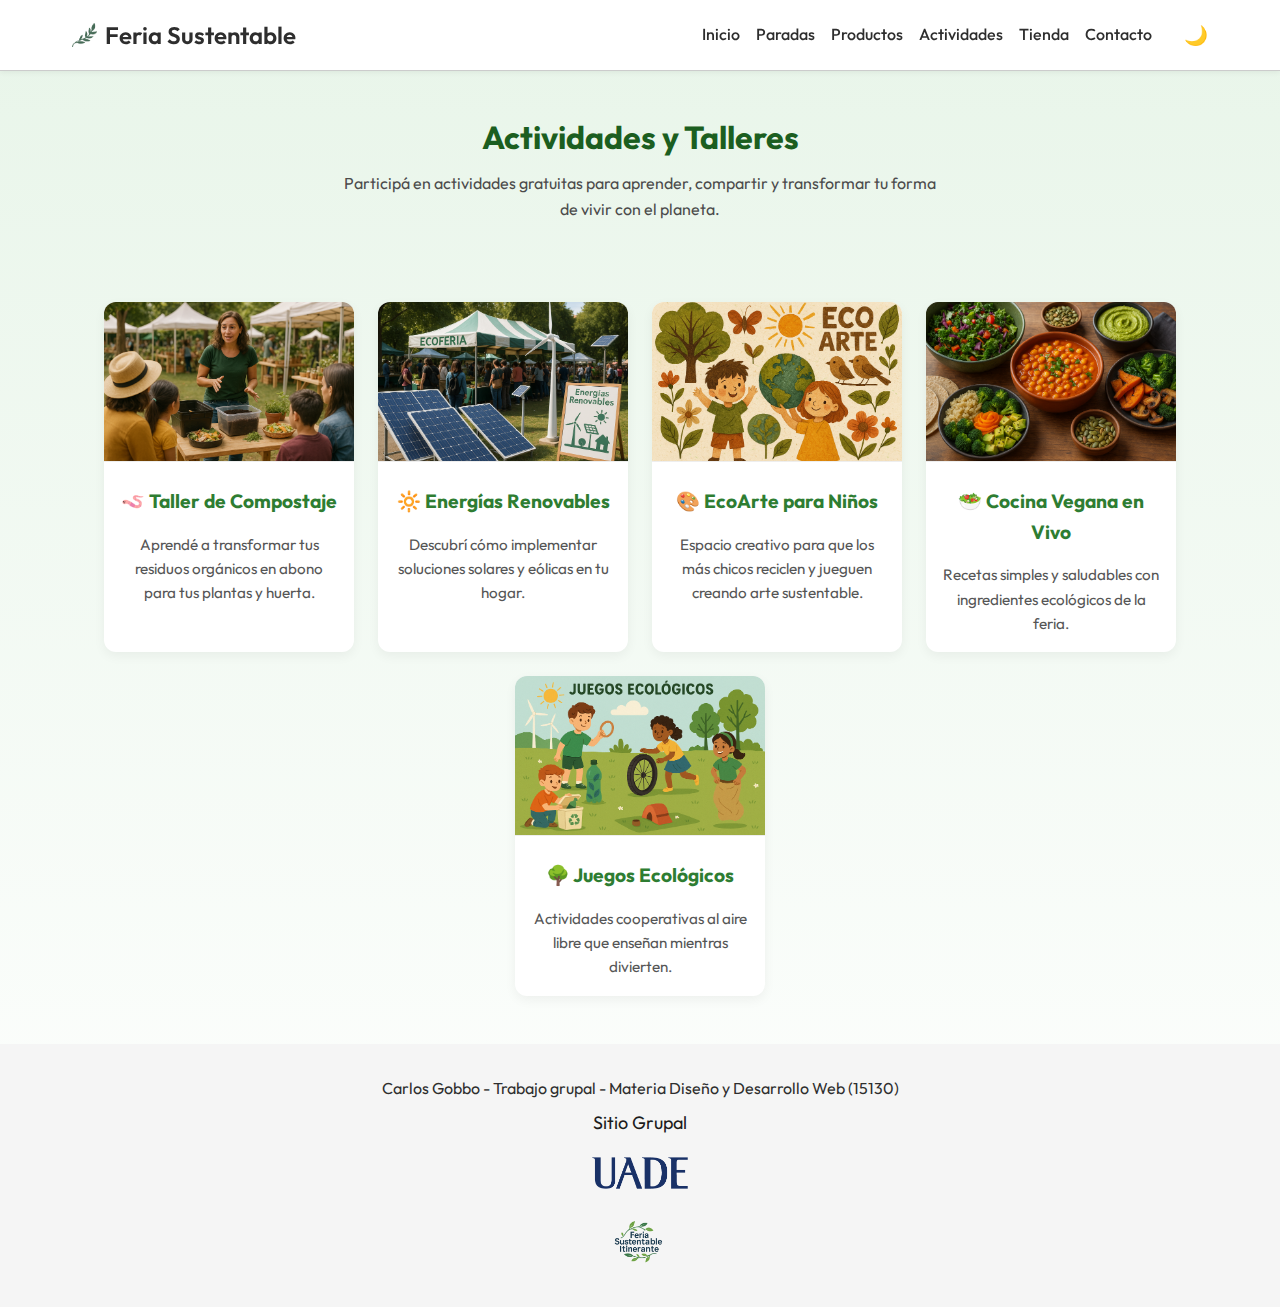
<file: sitio/actividades.html>
<!DOCTYPE html>
<html lang="es">

<head>
    <meta charset="UTF-8" />
    <meta name="viewport" content="width=device-width, initial-scale=1.0" />
    <title>Actividades - Feria Sustentable</title>
    <link href="https://fonts.googleapis.com/css2?family=Outfit:wght@400;600;700&display=swap" rel="stylesheet">
    <link rel="stylesheet" href="styles.css" />
    <script defer src="scripts.js"></script>
</head>

<body>
    <header class="nav">
        <div class="nav-container">
            <a href="index.html" class="logo">
                <img src="/src/img/leaf.webp" alt="" style="height: 1.5rem; margin-right: 0.5rem;">
                Feria Sustentable
            </a>
            <nav class="nav-menu">
                <a href="index.html">Inicio</a>
                <a href="paradas.html">Paradas</a>
                <a href="productos.html">Productos</a>
                <a href="actividades.html">Actividades</a>
                <a href="tienda.html">Tienda</a>
                <a href="contacto.html">Contacto</a>
                <button id="modo-btn" class="modo-toggle" aria-label="Modo oscuro">🌙</button>
            </nav>
        </div>
    </header>

    <main>
        <section class="intro">
            <h1 style="animation: fadeUp 1s ease;">Actividades y Talleres</h1>
            <p style="animation: fadeUp 1s ease 0.2s;">Participá en actividades gratuitas para aprender, compartir y
                transformar tu forma de vivir con el planeta.</p>
        </section>

        <section class="cards" style="animation: fadeUp 1s ease 0.4s;">
            <div class="card actividad">
                <img src="/src/img/compostaje.png" alt="Taller de Compostaje">
                <h3>🪱 Taller de Compostaje</h3>
                <p>Aprendé a transformar tus residuos orgánicos en abono para tus plantas y huerta.</p>
            </div>
            <div class="card actividad">
                <img src="/src/img/energias.png" alt="Charla Energías Renovables">
                <h3>🔆 Energías Renovables</h3>
                <p>Descubrí cómo implementar soluciones solares y eólicas en tu hogar.</p>
            </div>
            <div class="card actividad">
                <img src="/src/img/ecoarte.png" alt="EcoArte para Niños">
                <h3>🎨 EcoArte para Niños</h3>
                <p>Espacio creativo para que los más chicos reciclen y jueguen creando arte sustentable.</p>
            </div>
            <div class="card actividad">
                <img src="/src/img/vegano.png" alt="Cocina Vegana en Vivo">
                <h3>🥗 Cocina Vegana en Vivo</h3>
                <p>Recetas simples y saludables con ingredientes ecológicos de la feria.</p>
            </div>
            <div class="card actividad">
                <img src="/src/img/ecojuegos.png" alt="Juegos ecológicos">
                <h3>🌳 Juegos Ecológicos</h3>
                <p>Actividades cooperativas al aire libre que enseñan mientras divierten.</p>
            </div>
        </section>
    </main>

    <footer class="footer">
        <p>Carlos Gobbo - Trabajo grupal - Materia Diseño y Desarrollo Web (15130)</p>
        <p><a href="https://cgobbo07.github.io/feriaecologica/">Sitio Grupal</a></p>
        <img src="/src/img/LogoUADE.png" alt="Logo UADE" class="logo-uade" />
        <img src="/src/img/logo.png" alt="Logo Feria" class="logo-uade" />
    </footer>
</body>

</html>
</file>
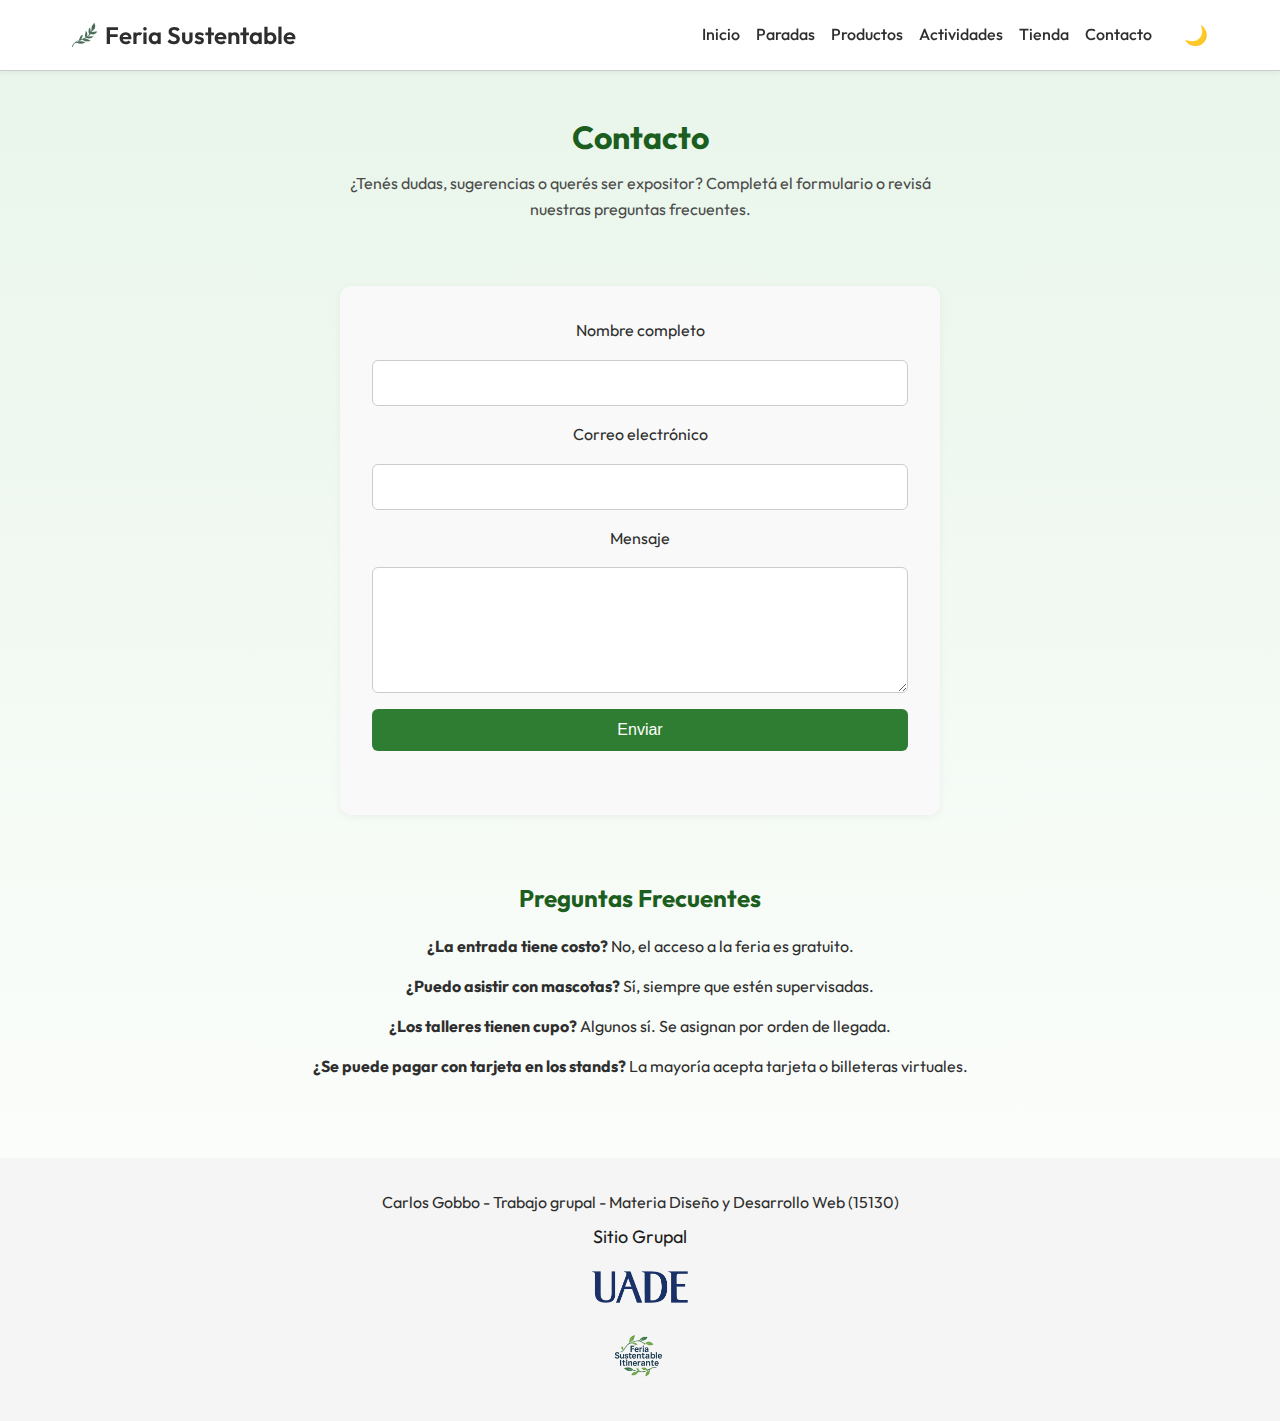
<file: sitio/contacto.html>
<!DOCTYPE html>
<html lang="es">

<head>
    <meta charset="UTF-8" />
    <meta name="viewport" content="width=device-width, initial-scale=1.0" />
    <title>Contacto - Feria Sustentable</title>
    <link href="https://fonts.googleapis.com/css2?family=Outfit:wght@400;600;700&display=swap" rel="stylesheet" />
    <link rel="stylesheet" href="styles.css" />
    <script defer src="scripts.js"></script>
</head>

<body>
    <header class="nav">
        <div class="nav-container">
            <a href="index.html" class="logo">
                <img src="/src/img/leaf.webp" alt="" style="height: 1.5rem; margin-right: 0.5rem;">
                Feria Sustentable
            </a>
            <nav class="nav-menu">
                <a href="index.html">Inicio</a>
                <a href="paradas.html">Paradas</a>
                <a href="productos.html">Productos</a>
                <a href="actividades.html">Actividades</a>
                <a href="tienda.html">Tienda</a>
                <a href="contacto.html">Contacto</a>
                <button id="modo-btn" class="modo-toggle" aria-label="Modo oscuro">🌙</button>
            </nav>
        </div>
    </header>

    <main>
        <section class="intro">
            <h1>Contacto</h1>
            <p>¿Tenés dudas, sugerencias o querés ser expositor? Completá el formulario o revisá nuestras preguntas
                frecuentes.</p>
        </section>

        <section class="formulario-contacto">
            <form id="form-contacto" novalidate>
                <label for="nombre">Nombre completo</label>
                <input type="text" id="nombre" name="nombre" required />

                <label for="email">Correo electrónico</label>
                <input type="email" id="email" name="email" required />

                <label for="mensaje">Mensaje</label>
                <textarea id="mensaje" name="mensaje" rows="5" required></textarea>

                <button type="submit">Enviar</button>
                <div id="mensaje-confirmacion" style="margin-top: 1rem;"></div>
            </form>
        </section>

        <section class="faq">
            <h2>Preguntas Frecuentes</h2>
            <ul>
                <li><strong>¿La entrada tiene costo?</strong> No, el acceso a la feria es gratuito.</li>
                <li><strong>¿Puedo asistir con mascotas?</strong> Sí, siempre que estén supervisadas.</li>
                <li><strong>¿Los talleres tienen cupo?</strong> Algunos sí. Se asignan por orden de llegada.</li>
                <li><strong>¿Se puede pagar con tarjeta en los stands?</strong> La mayoría acepta tarjeta o billeteras
                    virtuales.</li>
            </ul>
        </section>
    </main>

    <footer class="footer">
        <p>Carlos Gobbo - Trabajo grupal - Materia Diseño y Desarrollo Web (15130)</p>
        <p><a href="https://cgobbo07.github.io/feriaecologica/">Sitio Grupal</a></p>
        <img src="/src/img/LogoUADE.png" alt="Logo UADE" class="logo-uade" />
        <img src="/src/img/logo.png" alt="Logo Feria" class="logo-uade" />
    </footer>
</body>

</html>
</file>
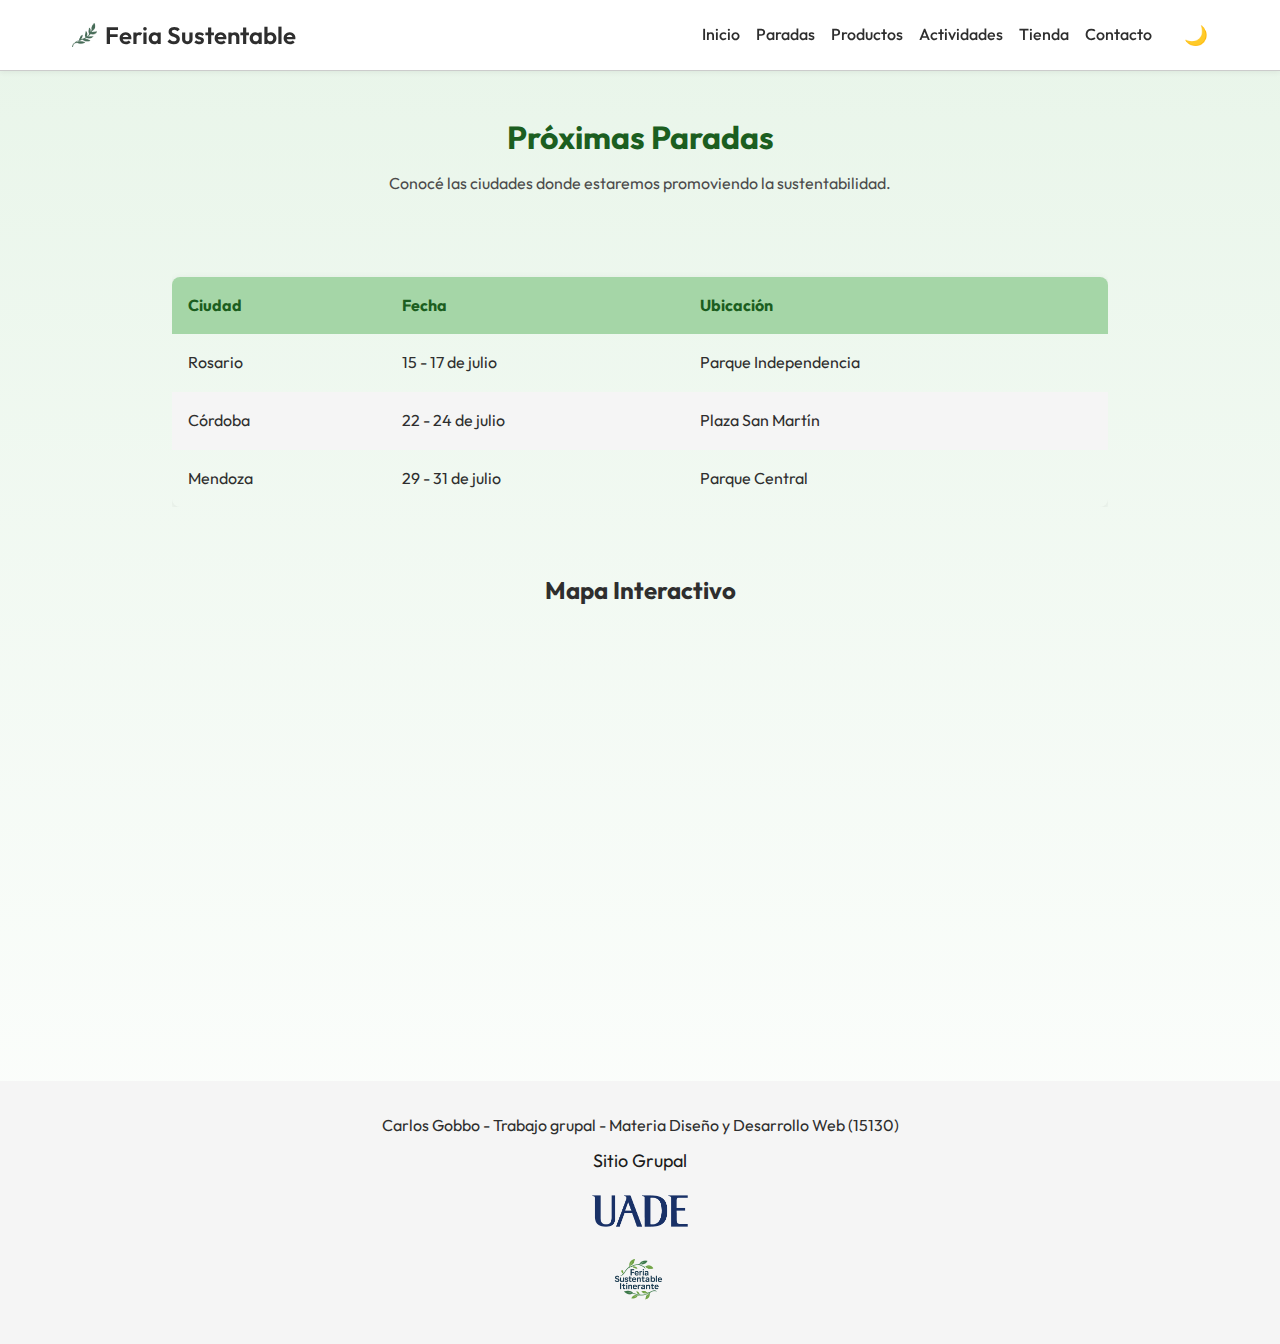
<file: sitio/paradas.html>
<!DOCTYPE html>
<html lang="es">

<head>
    <meta charset="UTF-8" />
    <meta name="viewport" content="width=device-width, initial-scale=1.0" />
    <title>Paradas - Feria Sustentable</title>
    <link href="https://fonts.googleapis.com/css2?family=Outfit:wght@400;600;700&display=swap" rel="stylesheet">
    <link rel="stylesheet" href="styles.css" />
    <script defer src="scripts.js"></script>
</head>

<body>
    <header class="nav">
        <div class="nav-container">
            <a href="index.html" class="logo">
                <img src="/src/img/leaf.webp" alt="" style="height: 1.5rem; margin-right: 0.5rem;">
                Feria Sustentable
            </a>
            <nav class="nav-menu">
                <a href="index.html">Inicio</a>
                <a href="paradas.html">Paradas</a>
                <a href="productos.html">Productos</a>
                <a href="actividades.html">Actividades</a>
                <a href="tienda.html">Tienda</a>
                <a href="contacto.html">Contacto</a>
                <button id="modo-btn" class="modo-toggle" aria-label="Modo oscuro">🌙</button>
            </nav>
        </div>
    </header>

    <main>
        <section class="intro">
            <h1 style="animation: fadeUp 1s ease;">Próximas Paradas</h1>
            <p style="animation: fadeUp 1s ease 0.2s;">Conocé las ciudades donde estaremos promoviendo la
                sustentabilidad.</p>
        </section>

        <section class="paradas">
            <div class="tabla-container" style="overflow-x: auto; animation: fadeUp 1s ease 0.4s;">
                <table class="tabla-paradas">
                    <thead>
                        <tr>
                            <th>Ciudad</th>
                            <th>Fecha</th>
                            <th>Ubicación</th>
                        </tr>
                    </thead>
                    <tbody>
                        <tr>
                            <td>Rosario</td>
                            <td>15 - 17 de julio</td>
                            <td>Parque Independencia</td>
                        </tr>
                        <tr>
                            <td>Córdoba</td>
                            <td>22 - 24 de julio</td>
                            <td>Plaza San Martín</td>
                        </tr>
                        <tr>
                            <td>Mendoza</td>
                            <td>29 - 31 de julio</td>
                            <td>Parque Central</td>
                        </tr>
                    </tbody>
                </table>
            </div>
        </section>

        <section class="mapa">
            <h2>Mapa Interactivo</h2>
            <iframe
                src="https://www.google.com/maps/embed?pb=!1m18!1m12!1m3!1d3356983.4554412453!2d-66.38245663497394!3d-33.35270710151519!2m3!1f0!2f0!3f0!3m2!1i1024!2i768!4f13.1!3m3!1m2!1s0x95d1edeb0f7a9c05%3A0x2c674d054c1f801e!2sArgentina!5e0!3m2!1ses-419!2sar!4v1700000000000"
                width="100%" height="400" style="border:0; border-radius: 12px;" allowfullscreen="" loading="lazy"
                referrerpolicy="no-referrer-when-downgrade">
            </iframe>
        </section>
    </main>

    <footer class="footer">
        <p>Carlos Gobbo - Trabajo grupal - Materia Diseño y Desarrollo Web (15130)</p>
        <p><a href="https://cgobbo07.github.io/feriaecologica/">Sitio Grupal</a></p>
        <img src="/src/img/LogoUADE.png" alt="Logo UADE" class="logo-uade" />
        <img src="/src/img/logo.png" alt="Logo Feria" class="logo-uade" />
    </footer>
</body>

</html>
</file>
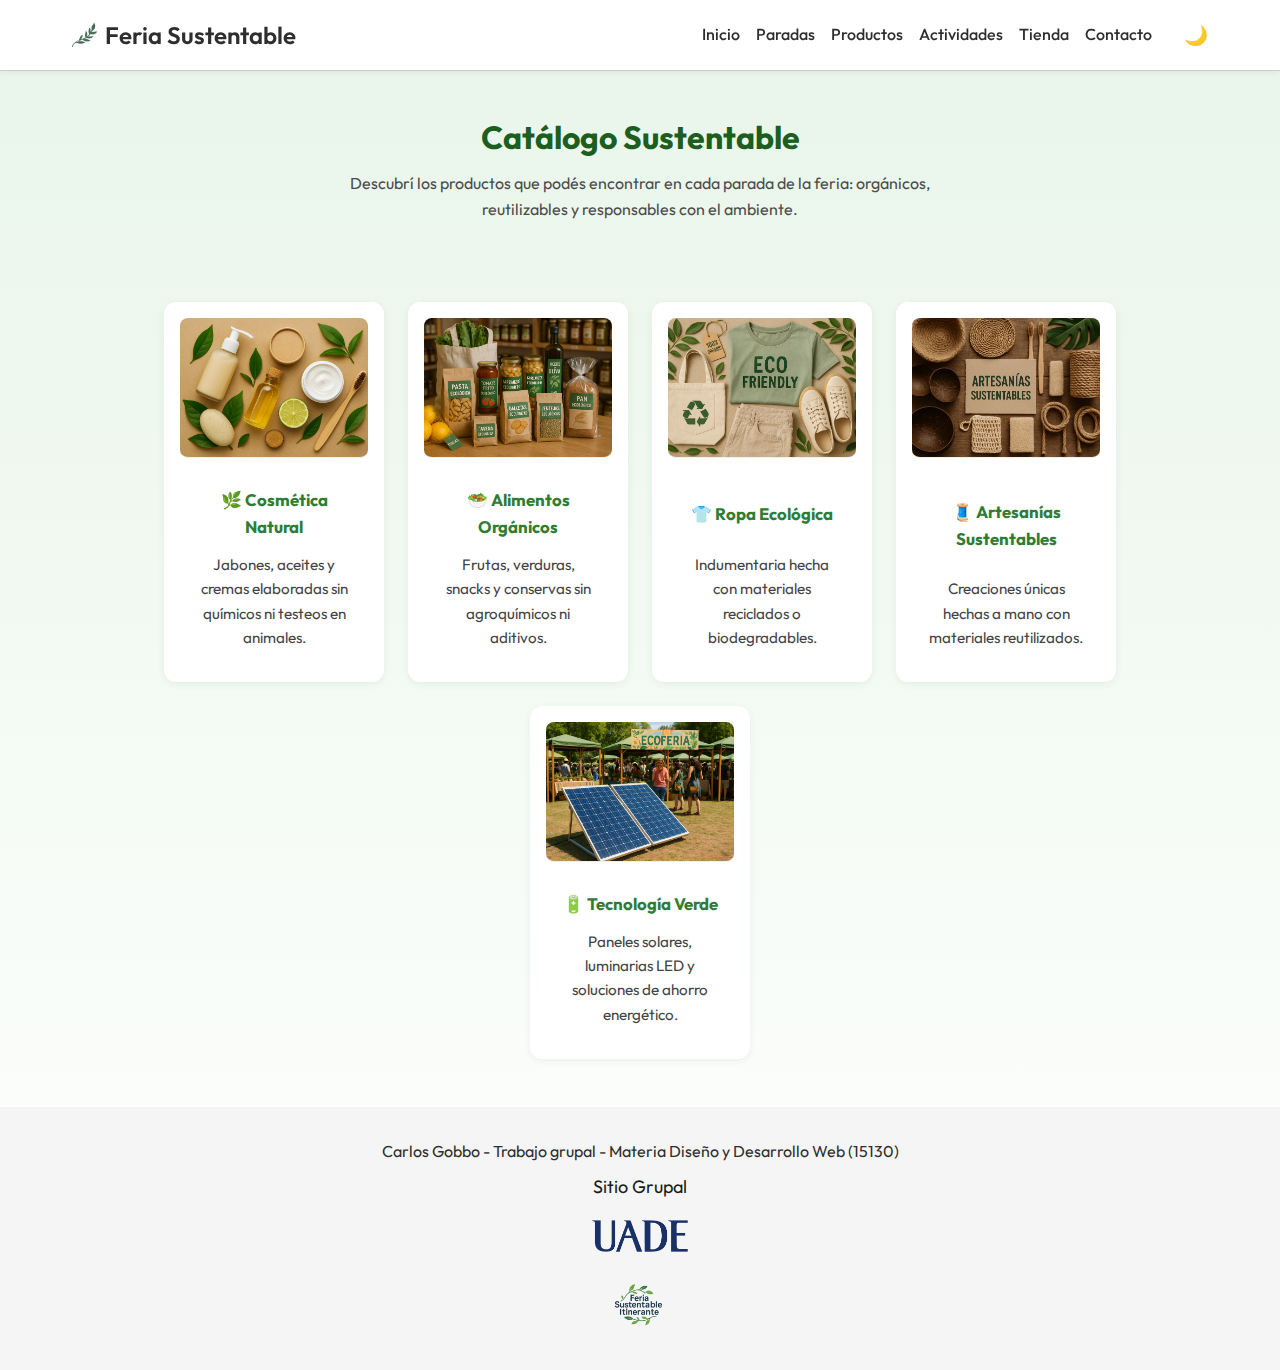
<file: sitio/productos.html>
<!DOCTYPE html>
<html lang="es">

<head>
    <meta charset="UTF-8" />
    <meta name="viewport" content="width=device-width, initial-scale=1.0" />
    <title>Productos - Feria Sustentable</title>
    <link href="https://fonts.googleapis.com/css2?family=Outfit:wght@400;600;700&display=swap" rel="stylesheet">
    <link rel="stylesheet" href="styles.css" />
    <script defer src="scripts.js"></script>
</head>

<body>
    <header class="nav">
        <div class="nav-container">
            <a href="index.html" class="logo">
                <img src="/src/img/leaf.webp" alt="" style="height: 1.5rem; margin-right: 0.5rem;">
                Feria Sustentable
            </a>
            <nav class="nav-menu">
                <a href="index.html">Inicio</a>
                <a href="paradas.html">Paradas</a>
                <a href="productos.html">Productos</a>
                <a href="actividades.html">Actividades</a>
                <a href="tienda.html">Tienda</a>
                <a href="contacto.html">Contacto</a>
                <button id="modo-btn" class="modo-toggle" aria-label="Modo oscuro">🌙</button>
            </nav>
        </div>
    </header>

    <main>
        <section class="intro">
            <h1 style="animation: fadeUp 1s ease;">Catálogo Sustentable</h1>
            <p style="animation: fadeUp 1s ease 0.2s;">Descubrí los productos que podés encontrar en cada parada de la
                feria: orgánicos, reutilizables y responsables con el ambiente.</p>
        </section>

        <section class="cards" style="animation: fadeUp 1s ease 0.4s;">
            <div class="card producto">
                <img src="/src/img/cosmeticanatural.png" alt="Cosmética natural">
                <h3>🌿 Cosmética Natural</h3>
                <p>Jabones, aceites y cremas elaboradas sin químicos ni testeos en animales.</p>
            </div>
            <div class="card producto">
                <img src="/src/img/Alimentos organicos.png" alt="Alimentos orgánicos">
                <h3>🥗 Alimentos Orgánicos</h3>
                <p>Frutas, verduras, snacks y conservas sin agroquímicos ni aditivos.</p>
            </div>
            <div class="card producto">
                <img src="/src/img/ropa ecologica.png" alt="Ropa ecológica">
                <h3>👕 Ropa Ecológica</h3>
                <p>Indumentaria hecha con materiales reciclados o biodegradables.</p>
            </div>
            <div class="card producto">
                <img src="/src/img/artesanias sustentables.png" alt="Artesanías">
                <h3>🧵 Artesanías Sustentables</h3>
                <p>Creaciones únicas hechas a mano con materiales reutilizados.</p>
            </div>
            <div class="card producto">
                <img src="/src/img/panelessolares.png" alt="Tecnología verde">
                <h3>🔋 Tecnología Verde</h3>
                <p>Paneles solares, luminarias LED y soluciones de ahorro energético.</p>
            </div>
        </section>
    </main>

    <footer class="footer">
        <p>Carlos Gobbo - Trabajo grupal - Materia Diseño y Desarrollo Web (15130)</p>
        <p><a href="https://cgobbo07.github.io/feriaecologica/">Sitio Grupal</a></p>
        <img src="/src/img/LogoUADE.png" alt="Logo UADE" class="logo-uade" />
        <img src="/src/img/logo.png" alt="Logo Feria" class="logo-uade" />
    </footer>
</body>

</html>
</file>
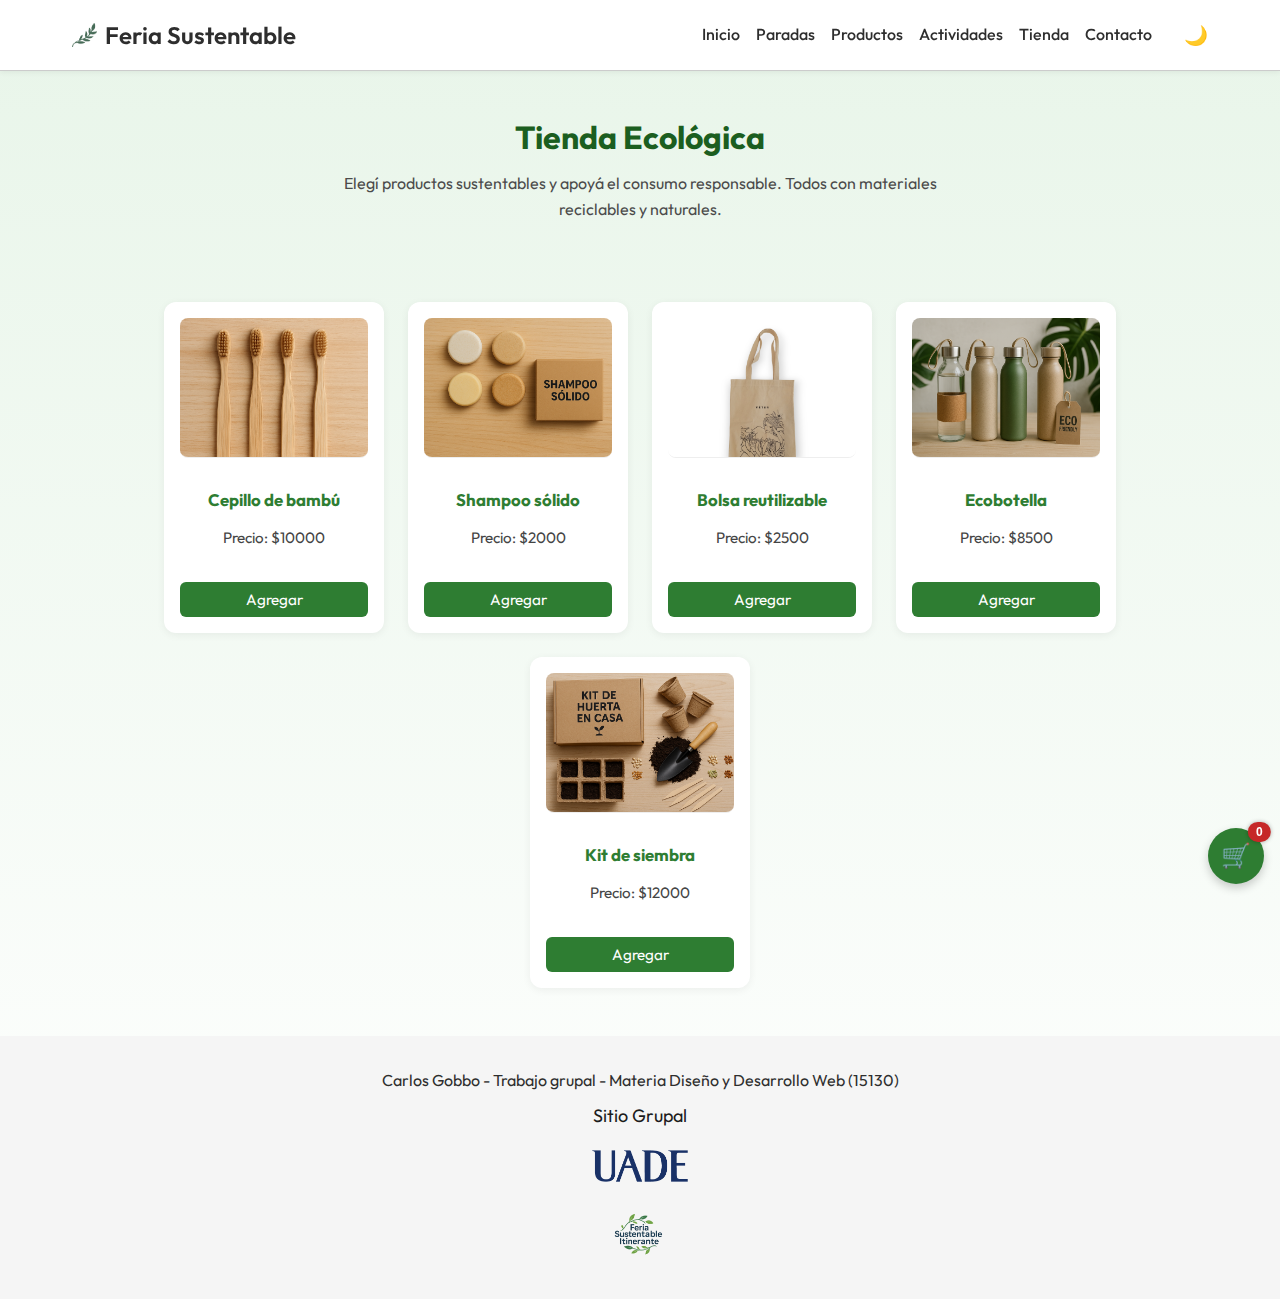
<file: sitio/tienda.html>
<!DOCTYPE html>
<html lang="es">

<head>
    <meta charset="UTF-8" />
    <meta name="viewport" content="width=device-width, initial-scale=1.0" />
    <title>Tienda - Feria Sustentable</title>
    <link href="https://fonts.googleapis.com/css2?family=Outfit:wght@400;600;700&display=swap" rel="stylesheet" />
    <link rel="stylesheet" href="styles.css" />
    <script defer src="scripts.js"></script>
</head>

<body>
    <header class="nav">
        <div class="nav-container">
            <a href="index.html" class="logo">
                <img src="/src/img/leaf.webp" alt="" style="height: 1.5rem; margin-right: 0.5rem;">
                Feria Sustentable
            </a>
            <nav class="nav-menu">
                <a href="index.html">Inicio</a>
                <a href="paradas.html">Paradas</a>
                <a href="productos.html">Productos</a>
                <a href="actividades.html">Actividades</a>
                <a href="tienda.html">Tienda</a>
                <a href="contacto.html">Contacto</a>
                <button id="modo-btn" class="modo-toggle" aria-label="Modo oscuro">🌙</button>
            </nav>
        </div>
    </header>

    <main>
        <section class="intro">
            <h1>Tienda Ecológica</h1>
            <p>Elegí productos sustentables y apoyá el consumo responsable. Todos con materiales reciclables y
                naturales.</p>
        </section>

        <section class="cards" id="productos-container">
            <div class="card producto">
                <img src="/src/img/bambu.png" alt="Cepillo de bambú">
                <h3>Cepillo de bambú</h3>
                <p>Precio: $10000</p>
                <button class="agregar-btn" onclick="agregarAlCarrito(1)">Agregar</button>
            </div>
            <div class="card producto">
                <img src="/src/img/solido.png" alt="Shampoo sólido">
                <h3>Shampoo sólido</h3>
                <p>Precio: $2000</p>
                <button class="agregar-btn" onclick="agregarAlCarrito(2)">Agregar</button>
            </div>
            <div class="card producto">
                <img src="/src/img/bag.png" alt="Bolsa reutilizable">
                <h3>Bolsa reutilizable</h3>
                <p>Precio: $2500</p>
                <button class="agregar-btn" onclick="agregarAlCarrito(3)">Agregar</button>
            </div>
            <div class="card producto">
                <img src="/src/img/ecobottle.png" alt="Ecobotella">
                <h3>Ecobotella</h3>
                <p>Precio: $8500</p>
                <button class="agregar-btn" onclick="agregarAlCarrito(4)">Agregar</button>
            </div>
            <div class="card producto">
                <img src="/src/img/huerta en casa.png" alt="Kit de siembra">
                <h3>Kit de siembra</h3>
                <p>Precio: $12000</p>
                <button class="agregar-btn" onclick="agregarAlCarrito(5)">Agregar</button>
            </div>
        </section>
    </main>



    <div class="carrito-panel" id="carrito-panel">
        <div class="carrito-header">
            <h3>Tu carrito</h3>
            <button id="cerrar-carrito" class="cerrar-carrito">×</button>
        </div>
        <ul id="carrito-lista" class="carrito-lista"></ul>
        <div class="carrito-footer">
            <p id="total" class="total">Total: $0</p>
            <button id="comprar-btn" class="btn-comprar">Finalizar compra</button>
        </div>
    </div>

    <button id="abrir-carrito" class="abrir-carrito">
        🛒
        <span id="contador-carrito" class="carrito-badge">0</span>
    </button>



    <footer class="footer">
        <p>Carlos Gobbo - Trabajo grupal - Materia Diseño y Desarrollo Web (15130)</p>
        <p><a href="https://cgobbo07.github.io/feriaecologica/">Sitio Grupal</a></p>
        <img src="/src/img/LogoUADE.png" alt="Logo UADE" class="logo-uade" />
        <img src="/src/img/logo.png" alt="Logo Feria" class="logo-uade" />
    </footer>
</body>

</html>
</file>
<file: sitio/styles.css>
* {
  margin: 0;
  padding: 0;
  box-sizing: border-box;
}

body {
  font-family: 'Outfit', sans-serif;
  background: linear-gradient(to bottom, #e8f5e9, #ffffff);
  color: #2e2e2e;
  line-height: 1.6;
  padding-top: 80px;
  transition: background 0.3s, color 0.3s;
}

body.dark {
  background: #1c1c1c;
  color: #f0f0ec;
}

/* Animación */
@keyframes fadeUp {
  from {
    opacity: 0;
    transform: translateY(20px);
  }
  to {
    opacity: 1;
    transform: translateY(0);
  }
}

.hero h1,
.hero p,
.hero .btn {
  animation: fadeUp 1s ease forwards;
}
.hero p { animation-delay: 0.2s; }
.hero .btn { animation-delay: 0.4s; }

/* NAV */
.nav {
  position: fixed;
  top: 0;
  width: 100%;
  background-color: #ffffff;
  border-bottom: 1px solid #ccc;
  z-index: 1000;
  box-shadow: 0 2px 5px rgba(0, 0, 0, 0.05);
}

body.dark .nav {
  background-color: #1f1f1f;
  border-color: #444;
}

.nav-container {
  max-width: 1200px;
  margin: 0 auto;
  padding: 1rem 2rem;
  display: flex;
  align-items: center;
  justify-content: space-between;
}

.logo {
  font-size: 1.5rem;
  font-weight: 600;
  color: inherit;
  text-decoration: none;
  display: flex;
  align-items: center;
}

.logo img {
  height: 1.5rem;
  margin-right: 0.5rem;
}

.nav-menu {
  display: flex;
  align-items: center;
  gap: 1rem;
}

.nav-menu a {
  text-decoration: none;
  color: inherit;
  font-weight: 500;
  transition: color 0.3s;
}

.nav-menu a:hover {
  color: #388e3c;
}

body.dark .nav-menu a:hover {
  color: #a5d6a7;
}

.modo-toggle {
  background: none;
  border: none;
  font-size: 1.2rem;
  cursor: pointer;
  margin-left: 1rem;
}

/* HERO */
.hero {
  position: relative;
  padding: 6rem 2rem;
  height: 90vh;
  color: #fff;
  overflow: hidden;
  display: flex;
  flex-direction: column;
  justify-content: center;
  text-align: center;
}

.hero video {
  position: absolute;
  top: 0;
  left: 0;
  width: 100%;
  height: 100%;
  object-fit: cover;
  z-index: 1;
}

.hero::before {
  content: "";
  position: absolute;
  top: 0; left: 0;
  width: 100%; height: 100%;
  background: rgba(0, 51, 0, 0.6);
  backdrop-filter: blur(2px);
  z-index: 2;
}

.hero h1,
.hero p,
.hero .btn {
  position: relative;
  z-index: 3;
}

.hero h1 {
  font-size: 3rem;
  margin-bottom: 1rem;
  color: #ffffff;
}

.hero p {
  font-size: 1.2rem;
  color: #e0f2f1;
  max-width: 700px;
  margin: 0 auto 1.5rem;
}

/* BOTÓN */
.hero .btn {
  display: inline-block !important;
  width: auto !important;
  max-width: fit-content !important;
  white-space: nowrap;
  align-self: center;
  padding: 0.75rem 2rem;
  background: #a5d6a7;
  color: #1b5e20;
  border: none;
  border-radius: 50px;
  font-weight: 600;
  font-size: 1rem;
  text-decoration: none;
  transition: all 0.3s ease;
  box-shadow: 0 4px 14px rgba(0, 0, 0, 0.15);
}

.hero .btn:hover {
  background: #81c784;
  transform: scale(1.05);
}

body.dark .hero .btn {
  background: #66bb6a;
  color: #f5f5f5;
}
body.dark .hero .btn:hover {
  background: #43a047;
}

/* SECCIONES */
.intro, .destacados, .faq, .formulario-contacto, .paradas, .mapa {
  padding: 2rem;
  max-width: 1000px;
  margin: 0 auto;
  text-align: center;
}

.destacados h2, .intro h2 {
  color: #1b5e20;
}

.cards {
  display: flex;
  flex-wrap: wrap;
  gap: 1.5rem;
  justify-content: center;
  margin-top: 2rem;
}

.card {
  background: #ffffff;
  padding: 1.5rem;
  border-radius: 12px;
  box-shadow: 0 4px 12px rgba(0, 0, 0, 0.05);
  width: 250px;
  text-align: left;
  transition: transform 0.3s;
}

.card:hover {
  transform: translateY(-5px);
}

.card h3 {
  color: #388e3c;
  margin-bottom: 0.5rem;
  font-size: 1.2rem;
}

.card p {
  color: #4e4e4e;
  font-size: 0.95rem;
}

body.dark .card {
  background: #2d2d2d;
}

/* GALERÍA */
.galeria {
  text-align: center;
  padding: 3rem 1rem;
}

.galeria h2 {
  color: #1b5e20;
  margin-bottom: 1rem;
}

.imagenes {
  display: flex;
  flex-wrap: wrap;
  gap: 1rem;
  justify-content: center;
}

.imagenes img {
  width: 250px;
  height: 170px;
  object-fit: cover;
  border-radius: 12px;
  box-shadow: 0 2px 6px rgba(0, 0, 0, 0.08);
}

/* FOOTER */
.footer {
  text-align: center;
  padding: 2rem;
  background: #f5f5f5;
  margin-top: 2rem;
  display: flex;
  flex-direction: column;
  align-items: center;
  gap: 0.5rem;
}

.footer p a{
    text-decoration: none;
    color: #1c1c1c;
    font-size: large;

}

body.dark .footer {
  background: #2a2a2a;
}

body.dark .footer a {
  background: #2a2a2a;
  color: white;
}

.logo-uade {
  max-width: 100px;
  margin-top: 0.5rem;
}


.tabla-paradas {
  width: 100%;
  border-collapse: collapse;
  margin-top: 1rem;
  font-size: 1rem;
  border-radius: 8px;
  overflow: hidden;
  box-shadow: 0 2px 8px rgba(0,0,0,0.08);
}

.tabla-paradas thead {
  background-color: #a5d6a7;
  color: #1b5e20;
}

.tabla-paradas th, .tabla-paradas td {
  padding: 1rem;
  text-align: left;
}

.tabla-paradas tbody tr:nth-child(even) {
  background-color: #f5f5f5;
}

body.dark .tabla-paradas thead {
  background-color: #388e3c;
  color: white;
}

body.dark .tabla-paradas tbody tr:nth-child(even) {
  background-color: #2a2a2a;
}

.card.producto {
  padding: 0;
  overflow: hidden;
  text-align: center;
  transition: transform 0.3s;
  background-color: #fff;
}

.card.producto:hover {
  transform: translateY(-6px);
  box-shadow: 0 8px 16px rgba(0,0,0,0.1);
}

.card.producto img {
  width: 100%;
  height: 160px;
  object-fit: cover;
  border-bottom: 1px solid #eee;
}

.card.producto h3 {
  font-size: 1.2rem;
  padding: 1rem 1rem 0.5rem;
  color: #2e7d32;
}

.card.producto p {
  padding: 0 1rem 1rem;
  font-size: 0.95rem;
  color: #555;
}

body.dark .card.producto {
  background: #2d2d2d;
}

body.dark .card.producto img {
  border-bottom: 1px solid #444;
}

.card.actividad {
  padding: 0;
  overflow: hidden;
  text-align: center;
  background-color: #ffffff;
  transition: transform 0.3s ease;
}

.card.actividad:hover {
  transform: translateY(-6px);
  box-shadow: 0 8px 16px rgba(0, 0, 0, 0.1);
}

.card.actividad img {
  width: 100%;
  height: 160px;
  object-fit: cover;
  border-bottom: 1px solid #eee;
}

.card.actividad h3 {
  font-size: 1.2rem;
  padding: 1rem 1rem 0.5rem;
  color: #2e7d32;
}

.card.actividad p {
  padding: 0 1rem 1rem;
  font-size: 0.95rem;
  color: #555;
}

body.dark .card.actividad {
  background: #2d2d2d;
}

body.dark .card.actividad img {
  border-bottom: 1px solid #444;
}


.intro h1 {
  font-size: 2rem;
  color: #1b5e20;
  margin-bottom: 0.5rem;
}

.intro p {
  color: #4b4b4b;
  max-width: 600px;
  margin: 0 auto;
}

.cards {
  max-width: 1200px;
  margin: 2rem auto;
  padding: 1rem;
  display: flex;
  flex-wrap: wrap;
  justify-content: center;
  gap: 1.5rem;
}

.card.producto {
  background: #ffffff;
  width: 220px;
  padding: 1rem;
  border-radius: 12px;
  box-shadow: 0 2px 8px rgba(0,0,0,0.06);
  text-align: center;
  display: flex;
  flex-direction: column;
  justify-content: space-between;
  transition: transform 0.3s ease;
}

.card.producto:hover {
  transform: translateY(-5px);
}

.card.producto img {
  width: 100%;
  height: 140px;
  object-fit: cover;
  border-radius: 8px;
  margin-bottom: 0.8rem;
}

.card.producto h3 {
  font-size: 1.05rem;
  color: #2e7d32;
  margin-bottom: 0.25rem;
}

.card.producto p {
  font-size: 0.95rem;
  color: #444;
}

.card.producto .agregar-btn {
  margin-top: 1rem;
  padding: 0.5rem 1rem;
  background: #2e7d32;
  color: #fff;
  border: none;
  border-radius: 6px;
  font-size: 0.95rem;
  font-family: 'Outfit', sans-serif;
  cursor: pointer;
  transition: background 0.3s ease;
}

.card.producto .agregar-btn:hover {
  background: #1b5e20;
}



.carrito-panel {
  position: fixed;
  top: 0;
  right: 0;
  width: 320px;
  height: 100vh;
  background-color: #ffffff;
  box-shadow: -4px 0 12px rgba(0, 0, 0, 0.1);
  z-index: 1001;
  display: none;
  flex-direction: column;
  justify-content: space-between;
  padding: 1.5rem;
  border-left: 1px solid #e0e0e0;
  transition: transform 0.3s ease;
}

body.dark .carrito-panel {
  background-color: #2b2b2b;
  color: white;
  border-color: #444;
}

.carrito-header {
  display: flex;
  justify-content: space-between;
  align-items: center;
}

.carrito-header h3 {
  font-size: 1.3rem;
  margin: 0;
  color: #2e7d32;
}

body.dark .carrito-header h3 {
  color: #a5d6a7;
}

.cerrar-carrito {
  background: none;
  border: none;
  font-size: 1.5rem;
  color: #c62828;
  cursor: pointer;
}

.carrito-lista {
  list-style: none;
  padding: 1rem 0;
  flex-grow: 1;
  overflow-y: auto;
}

.carrito-lista li {
  display: flex;
  justify-content: space-between;
  align-items: center;
  font-size: 0.95rem;
  margin-bottom: 0.75rem;
  border-bottom: 1px solid #ddd;
  padding-bottom: 0.5rem;
}

.carrito-lista li button {
  background: none;
  border: none;
  color: red;
  font-size: 1rem;
  cursor: pointer;
}

.carrito-footer {
  margin-top: auto;
  border-top: 1px solid #ddd;
  padding-top: 1rem;
}

.total {
  font-weight: bold;
  font-size: 1.1rem;
  margin-bottom: 1rem;
}

.btn-comprar {
  width: 100%;
  padding: 0.75rem;
  background: #2e7d32;
  color: white;
  border: none;
  border-radius: 8px;
  font-size: 1rem;
  cursor: pointer;
  transition: background 0.3s ease;
}

.btn-comprar:hover {
  background: #1b5e20;
}

.abrir-carrito {
  position: fixed;
  right: 1rem;
  bottom: 1rem;
  background: #2e7d32;
  color: white;
  border: none;
  border-radius: 50%;
  width: 56px;
  height: 56px;
  font-size: 1.5rem;
  cursor: pointer;
  z-index: 1000;
  box-shadow: 0 4px 10px rgba(0, 0, 0, 0.2);
}

body.dark .btn-comprar {
  background: #66bb6a;
  color: #1b1b1b;
}

body.dark .abrir-carrito {
  background: #66bb6a;
  color: #1b1b1b;
}

.carrito-badge {
  position: absolute;
  top: 0;
  right: 0;
  background: #c62828;
  color: white;
  font-size: 0.75rem;
  padding: 0.2rem 0.5rem;
  border-radius: 999px;
  transform: translate(30%, -30%);
  font-weight: bold;
  box-shadow: 0 0 4px rgba(0, 0, 0, 0.3);
}




.formulario-contacto {
  max-width: 600px;
  margin: 2rem auto;
  padding: 2rem;
  background: #f9f9f9;
  border-radius: 12px;
  box-shadow: 0 2px 8px rgba(0,0,0,0.05);
}

body.dark .formulario-contacto {
  background: #2a2a2a;
}

form {
  display: flex;
  flex-direction: column;
  gap: 1rem;
}

form input,
form textarea {
  padding: 0.75rem;
  border: 1px solid #ccc;
  border-radius: 6px;
  font-size: 1rem;
  font-family: 'Outfit', sans-serif;
}

body.dark form input,
body.dark form textarea {
  background: #333;
  color: white;
  border-color: #555;
}

form button {
  padding: 0.75rem 1.5rem;
  background: #2e7d32;
  color: white;
  font-size: 1rem;
  border: none;
  border-radius: 6px;
  cursor: pointer;
  transition: background 0.3s;
}

form button:hover {
  background: #1b5e20;
}

.faq {
  max-width: 700px;
  margin: 3rem auto;
  padding: 1rem;
}

.faq h2 {
  color: #1b5e20;
  margin-bottom: 1rem;
}

.faq ul {
  list-style: none;
  padding: 0;
}

.faq li {
  margin-bottom: 1rem;
  font-size: 1rem;
  line-height: 1.5;
}
</file>
